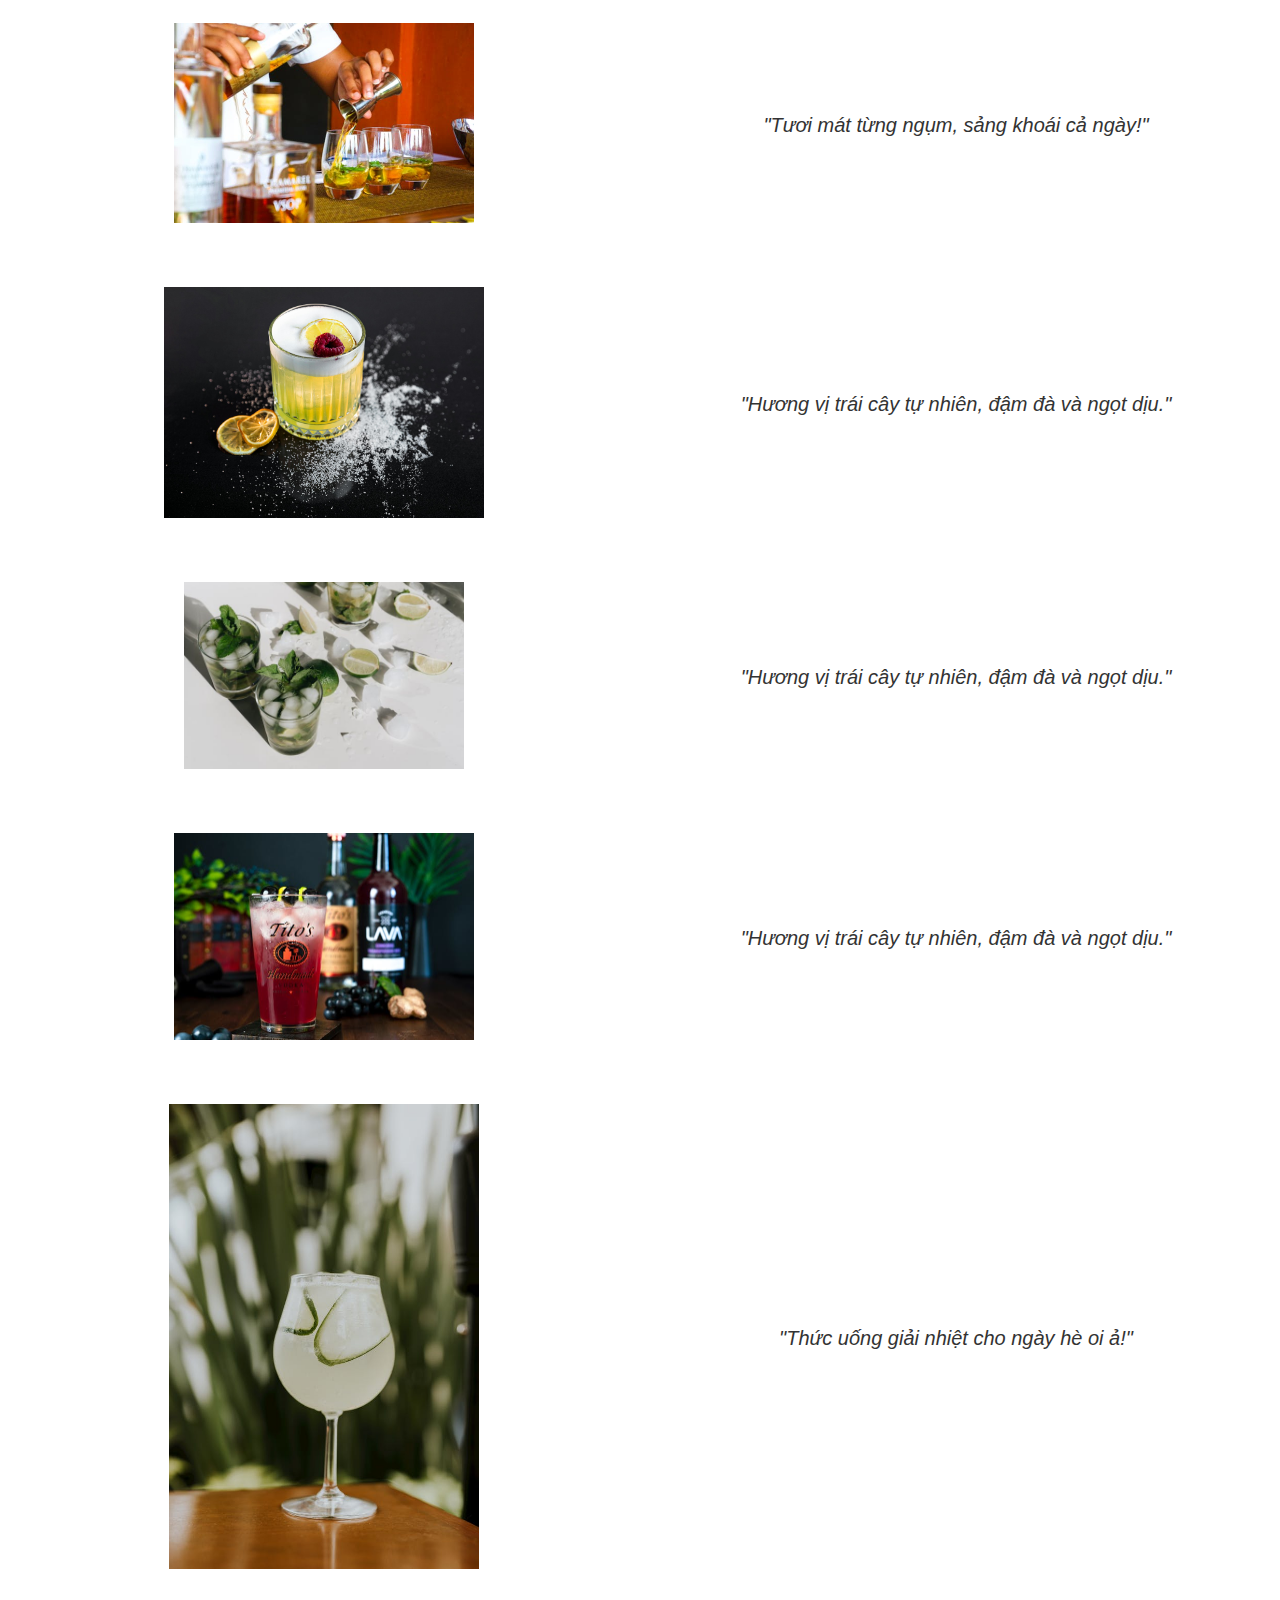
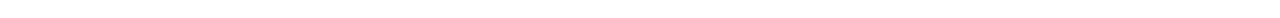
<file: Sản phẩm đi kèm.html>
<!doctype html>
<html>
<head>
<meta charset="utf-8">
<title>Sản phẩm đi kèm</title>
</head>
	<link rel="stylesheet" href="mainstyle.css">

<body>
	<div class="box">
  <div class="left">
    <img src="images/do uong 1.jpeg" alt="Đồ uống 1" style="width: 100%; max-width: 300px; height: auto;">
  </div>
  <div class="right">
    <p>"Tươi mát từng ngụm, sảng khoái cả ngày!"</p>
  </div>
</div>

<!-- Box 2 -->
<div class="box reverse">
  <div class="left">
    <p>"Hương vị trái cây tự nhiên, đậm đà và ngọt dịu."</p>
  </div>
  <div class="right">
    <img src="images/douong2.jpeg" alt="Đồ uống 2" style="width: 100%; max-width: 320px; height: auto;">
  </div>
</div>

<!-- Box 3 -->
<div class="box">
  <div class="left">
    <img src="images/douong3.jpeg" alt="Đồ uống 3" style="width: 100%; max-width: 280px; height: auto;">
  </div>
  <div class="right">
    <p>"Hương vị trái cây tự nhiên, đậm đà và ngọt dịu."</p>
  </div>
</div>

<!-- Box 4 -->
<div class="box reverse">
  <div class="left">
    <p>"Hương vị trái cây tự nhiên, đậm đà và ngọt dịu."</p>
  </div>
  <div class="right">
    <img src="images/douong4.jpeg" alt="Đồ uống 4" style="width: 100%; max-width: 300px; height: auto;">
  </div>
</div>

<!-- Box 5 -->
<div class="box">
  <div class="left">
    <img src="images/douong5.jpeg" alt="Đồ uống 5" style="width: 100%; max-width: 310px; height: auto;">
  </div>
  <div class="right">
    <p>"Thức uống giải nhiệt cho ngày hè oi ả!"</p>
  </div>
</div>
	
	
	
	
	
	
	
</body>
</html>
</file>
<file: mainstyle.css>
@charset "utf-8";
/* CSS Document */
.box {
  display: flex;
  align-items: center;
  justify-content: space-between;
  margin-bottom: 30px;
  flex-wrap: wrap;
}

.box.reverse {
  flex-direction: row-reverse;
}

/* Cột trái/phải */
.left, .right {
  flex: 1;
  padding: 15px;
  text-align: center;
}

/* Caption chữ */
.box p {
  font-size: 20px;
  color: #333;
  font-weight: 500;
  font-family: 'Segoe UI', sans-serif;
}

/* Ảnh đồ uống chung */
.drink-img {
  width: 100%;
  height: auto;
  max-width: 300px;
  border-radius: 12px;
  box-shadow: 0 4px 12px rgba(0,0,0,0.1);
  transition: transform 0.3s ease;
}

.drink-img:hover {
  transform: scale(1.05);
}

/* Tùy chỉnh riêng cho từng ảnh nếu muốn (có thể bỏ nếu dùng cùng size) */
.img-1 { max-width: 300px; }
.img-2 { max-width: 320px; }
.img-3 { max-width: 280px; }
.img-4 { max-width: 300px; }
.img-5 { max-width: 310px; }

/* Responsive (trên mobile) */
@media (max-width: 768px) {
  .box {
    flex-direction: column;
  }

  .box.reverse {
    flex-direction: column;
  }

  .drink-img {
    max-width: 100%;
  }
}
.box p {
  font-style: italic;
}
</file>
